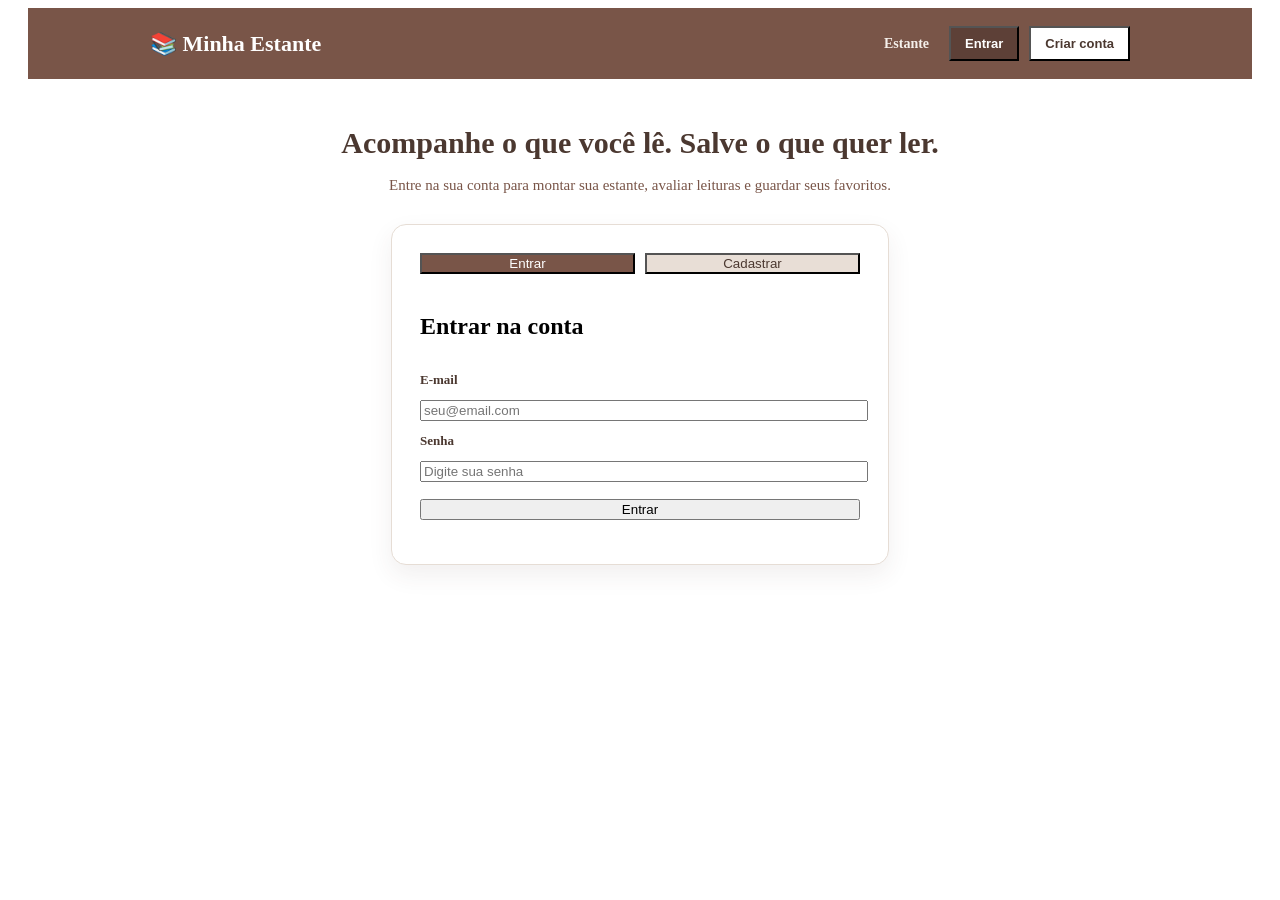
<file: index.html>
<!DOCTYPE html>
<html lang="pt-BR">
<head>
    <meta charset="UTF-8">
    <meta name="viewport" content="width=device-width, initial-scale=1.0">
    <title>Acesso — Minha Estante de Livros</title>
    <link rel="stylesheet" href="style.css">
</head>
<body class="pagina-auth">

    <header class="auth-header">
        <div class="auth-header-inner">
            <a href="index.html" class="marca-auth">📚 Minha Estante</a>
            <nav class="auth-nav">
                <a href="index.html">Estante</a>
                <button type="button" class="btn-nav-auth" onclick="switchTab('login')">Entrar</button>
                <button type="button" class="btn-nav-auth destaque" onclick="switchTab('register')">Criar conta</button>
            </nav>
        </div>
    </header>

    <main class="auth-main">
        <section class="auth-hero">
            <h1>Acompanhe o que você lê. Salve o que quer ler.</h1>
            <p>Entre na sua conta para montar sua estante, avaliar leituras e guardar seus favoritos.</p>
        </section>

        <section class="auth-box letterboxd-card">
            <div class="abas">
                <button type="button" id="tab-login" class="active">Entrar</button>
                <button type="button" id="tab-register">Cadastrar</button>
            </div>

            <form id="login-form" class="auth-form active">
                <h2>Entrar na conta</h2>
                <label for="login-email">E-mail</label>
                <input type="email" id="login-email" required placeholder="seu@email.com">

                <label for="login-password">Senha</label>
                <input type="password" id="login-password" required placeholder="Digite sua senha">

                <button type="submit">Entrar</button>
            </form>

            <form id="register-form" class="auth-form">
                <h2>Criar conta</h2>
                <label for="reg-name">Nome</label>
                <input type="text" id="reg-name" required placeholder="Como você quer ser chamado">

                <label for="reg-email">E-mail</label>
                <input type="email" id="reg-email" required placeholder="seu@email.com">

                <label for="reg-password">Senha</label>
                <input type="password" id="reg-password" required minlength="6" placeholder="Mínimo de 6 caracteres">

                <button type="submit">Criar conta</button>
            </form>

            <p id="auth-feedback" aria-live="polite"></p>
        </section>
    </main>

    <script src="auth.js"></script>
</body>
</html>
</file>
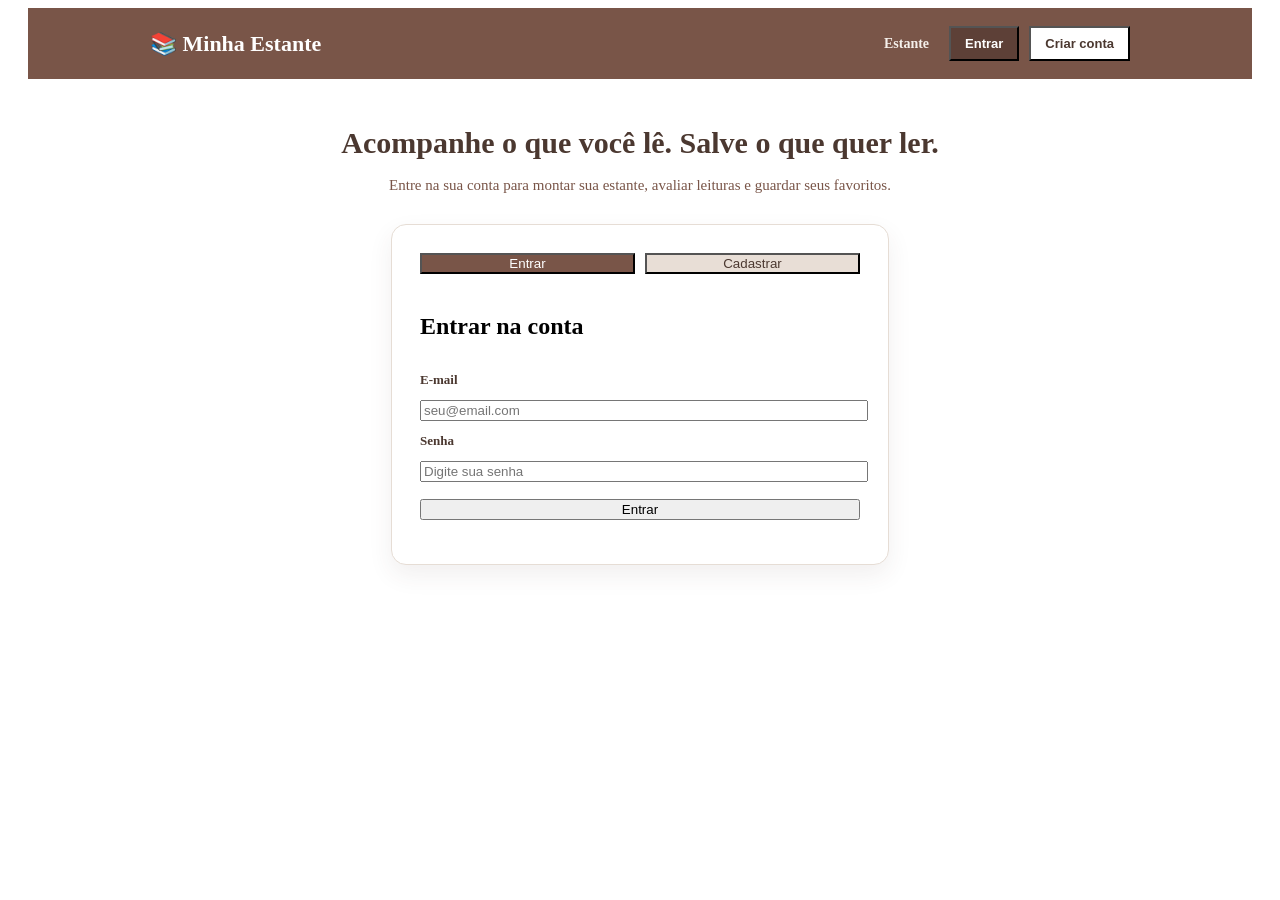
<file: auth.html>
<!DOCTYPE html>
<html lang="pt-BR">
<head>
    <meta charset="UTF-8">
    <meta name="viewport" content="width=device-width, initial-scale=1.0">
    <title>Acesso — Minha Estante de Livros</title>
    <link rel="stylesheet" href="style.css">
</head>
<body class="pagina-auth">

    <header class="auth-header">
        <div class="auth-header-inner">
            <a href="index.html" class="marca-auth">📚 Minha Estante</a>
            <nav class="auth-nav">
                <a href="index.html">Estante</a>
                <button type="button" class="btn-nav-auth" onclick="switchTab('login')">Entrar</button>
                <button type="button" class="btn-nav-auth destaque" onclick="switchTab('register')">Criar conta</button>
            </nav>
        </div>
    </header>

    <main class="auth-main">
        <section class="auth-hero">
            <h1>Acompanhe o que você lê. Salve o que quer ler.</h1>
            <p>Entre na sua conta para montar sua estante, avaliar leituras e guardar seus favoritos.</p>
        </section>

        <section class="auth-box letterboxd-card">
            <div class="abas">
                <button type="button" id="tab-login" class="active">Entrar</button>
                <button type="button" id="tab-register">Cadastrar</button>
            </div>

            <form id="login-form" class="auth-form active">
                <h2>Entrar na conta</h2>
                <label for="login-email">E-mail</label>
                <input type="email" id="login-email" required placeholder="seu@email.com">

                <label for="login-password">Senha</label>
                <input type="password" id="login-password" required placeholder="Digite sua senha">

                <button type="submit">Entrar</button>
            </form>

            <form id="register-form" class="auth-form">
                <h2>Criar conta</h2>
                <label for="reg-name">Nome</label>
                <input type="text" id="reg-name" required placeholder="Como você quer ser chamado">

                <label for="reg-email">E-mail</label>
                <input type="email" id="reg-email" required placeholder="seu@email.com">

                <label for="reg-password">Senha</label>
                <input type="password" id="reg-password" required minlength="6" placeholder="Mínimo de 6 caracteres">

                <button type="submit">Criar conta</button>
            </form>

            <p id="auth-feedback" aria-live="polite"></p>
        </section>
    </main>

    <script src="auth.js"></script>
</body>
</html>
</file>
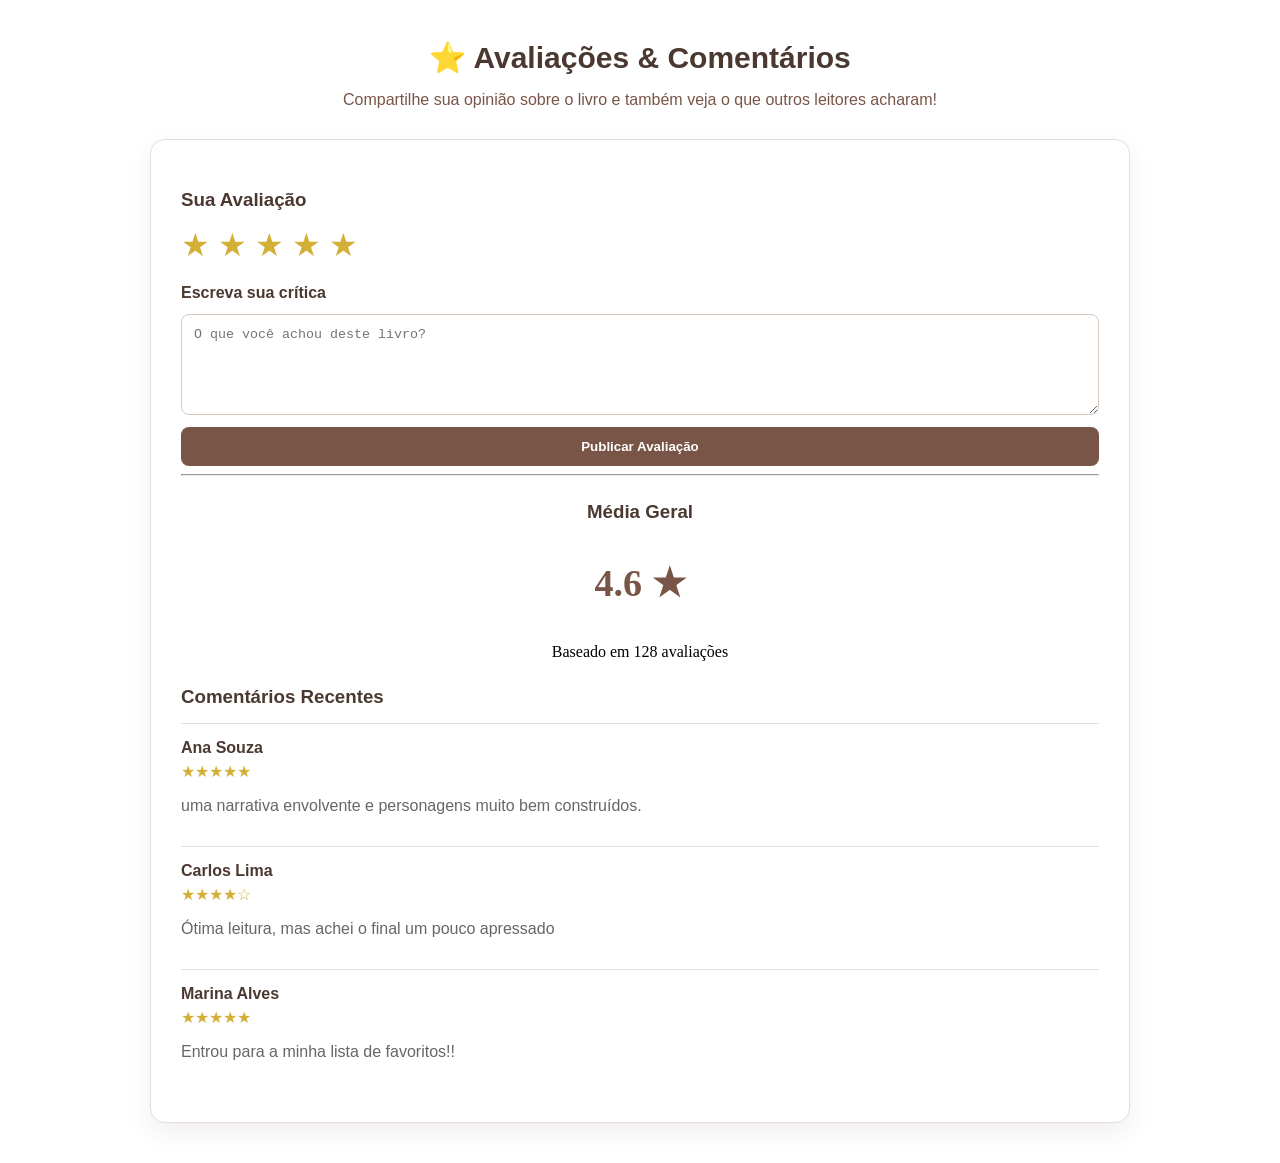
<file: avaliar.html>
<!DOCTYPE html>
<html lang="pt-BR">
<head>
    <meta charset="UTF-8">
    <meta name="viewport" content="width=device-width, initial-scale=1.0">
    <title>Avaliações e Comentários</title>
    <link rel="stylesheet" href="avaliar.css">
</head>
<body>

<section class="avaliacoes">
    <div class="cabecalho">
        <h2>⭐ Avaliações & Comentários</h2>
        <p>Compartilhe sua opinião sobre o livro e também veja o que outros leitores acharam!</p>
    </div>

    <div class="caixaavaliacoes">

        <div class="avaliar">
            <h3>Sua Avaliação</h3>

            <div class="estrelas" id="estrelas">
                <span>★</span>
                <span>★</span>
                <span>★</span>
                <span>★</span>
                <span>★</span>
            </div>

            <form class="comentar">
                <label for="comentario">Escreva sua crítica</label>
                <textarea id="comentario" rows="5"
                    placeholder="O que você achou deste livro?"></textarea>

                <button type="submit">
                    Publicar Avaliação
                </button>
            </form>
        </div>

        <hr>

        <div class="media">
            <h3>Média Geral</h3>
            <p class="numeroavaliacao">4.6 ★</p>
            <span>Baseado em 128 avaliações</span>
        </div>

        <div class="listacomentarios">
            <h3>Comentários Recentes</h3>

            <div class="comentario">
                <strong>Ana Souza</strong>
                <div class="estrelacomentada">★★★★★</div>
                <p>
                    uma narrativa envolvente e personagens muito bem construídos.
                </p>
            </div>

            <div class="comentario">
                <strong>Carlos Lima</strong>
                <div class="estrelacomentada">★★★★☆</div>
                <p>
                    Ótima leitura, mas achei o final um pouco apressado
                </p>
            </div>

            <div class="comentario">
                <strong>Marina Alves</strong>
                <div class="estrelacomentada">★★★★★</div>
                <p>
                    Entrou para a minha lista de favoritos!!
                </p>
            </div>
        </div>

    </div>
</section>

</body>
</html>
</file>
<file: style.css>
.pagina-auth {
    padding: 0 20px 40px 20px;
}

.auth-header {
    background-color: #795548;
    color: white;
    padding: 18px 25px;
    border-radius: 0;
    margin-bottom: 45px;
}

.auth-header-inner {
    max-width: 980px;
    margin: 0 auto;
    display: flex;
    justify-content: space-between;
    align-items: center;
    flex-wrap: wrap;
    gap: 15px;
}

.marca-auth {
    color: white;
    text-decoration: none;
    font-size: 22px;
    font-weight: bold;
}

.auth-nav {
    display: flex;
    align-items: center;
    gap: 10px;
    flex-wrap: wrap;
}

.auth-nav a {
    color: #f5f0eb;
    text-decoration: none;
    font-size: 14px;
    font-weight: bold;
    padding: 6px 10px;
}

.btn-nav-auth {
    background-color: #5d4037;
    color: white;
    margin: 0;
    padding: 8px 14px;
    font-size: 13px;
    font-weight: bold;
}

.btn-nav-auth.destaque {
    background-color: white;
    color: #4b3830;
}

.auth-main {
    max-width: 980px;
    margin: 0 auto;
}

.auth-hero {
    text-align: center;
    max-width: 620px;
    margin: 0 auto 30px auto;
}

.auth-hero h1 {
    font-size: 30px;
    line-height: 1.25;
    color: #4b3830;
    margin-bottom: 10px;
}

.auth-hero p {
    font-size: 15px;
    color: #795548;
}

.auth-box,
.letterboxd-card {
    background-color: white;
    padding: 28px;
    border-radius: 15px;
    max-width: 440px;
    margin: 0 auto 25px auto;
    border: 1px solid #e6ddd5;
    box-shadow: 0 10px 25px rgba(75, 56, 48, 0.08);
}

.auth-box .abas {
    display: flex;
    gap: 10px;
    margin-bottom: 20px;
}

.auth-box .abas button {
    flex: 1;
    margin: 0;
    background-color: #e8ded6;
    color: #4b3830;
}

.auth-box .abas button.active {
    background-color: #795548;
    color: white;
}

.auth-form {
    display: none;
    flex-direction: column;
    gap: 12px;
}

.auth-form.active {
    display: flex;
}

.auth-form label {
    font-size: 13px;
    font-weight: bold;
    color: #4b3830;
}

.auth-form input {
    width: 100%;
}

.auth-form button {
    width: 100%;
    margin: 5px 0 0 0;
}

#auth-feedback {
    margin-top: 15px;
    font-weight: bold;
    color: #5d4037;
    text-align: center;
}
</file>
<file: avaliar.css>
.avaliacoes {
    max-width: 980px;
    margin: 40px auto;
    padding: 0 20px;
}

.cabecalho {
    text-align: center;
    margin-bottom: 30px;
}

.cabecalho h2 {
    color: #4b3830;
    font-family: Arial, Helvetica, sans-serif;
    font-size: 30px;
    margin-bottom: 10px;
}

.cabecalho p {
    color: #795548;
    font-family: Arial, Helvetica, sans-serif;
}

.caixaavaliacoes {
    background: white;
    border: 1px solid #e6ddd5;
    border-radius: 15px;
    padding: 30px;
    box-shadow: 0 10px 25px rgba(75, 56, 48, 0.08);
}

.avaliar h3, .media h3, .listacomentarios h3 {
    color: #4b3830;
    margin-bottom: 15px;
    font-family: Arial, Helvetica, sans-serif;
}

.estrelas {
    font-size: 32px;
    color: #d4af37;
    margin-bottom: 20px;
    cursor: pointer;
}

.comentar {
    display: flex;
    flex-direction: column;
    gap: 12px;
}

.comentar label {
    font-weight: bold;
    color: #4b3830;
    font-family: Arial, Helvetica, sans-serif;
}

.comentar textarea {
    padding: 12px;
    border: 1px solid #d8c8bc;
    border-radius: 8px;
    resize: vertical;
}

.comentar button {
    background-color: #795548;
    color: white;
    border: none;
    padding: 12px;
    border-radius: 8px;
    font-weight: bold;
    cursor: pointer;
}

.comentar button:hover {
    background-color: #5d4037;
}

.media {
    text-align: center;
    margin: 25px 0;
}

.numeroavaliacao {
    font-size: 38px;
    color: #795548;
    font-weight: bold;
}

.listacomentarios {
    margin-top: 25px;
}

.comentario {
    border-top: 1px solid #e6ddd5;
    padding: 15px 0;
    font-family: Arial, Helvetica, sans-serif;
}

.comentario strong {
    color: #4b3830;
}

.estrelacomentada {
    color: #d4af37;
    margin: 5px 0;
}

.comentario p {
    color: #666;
}
</file>
